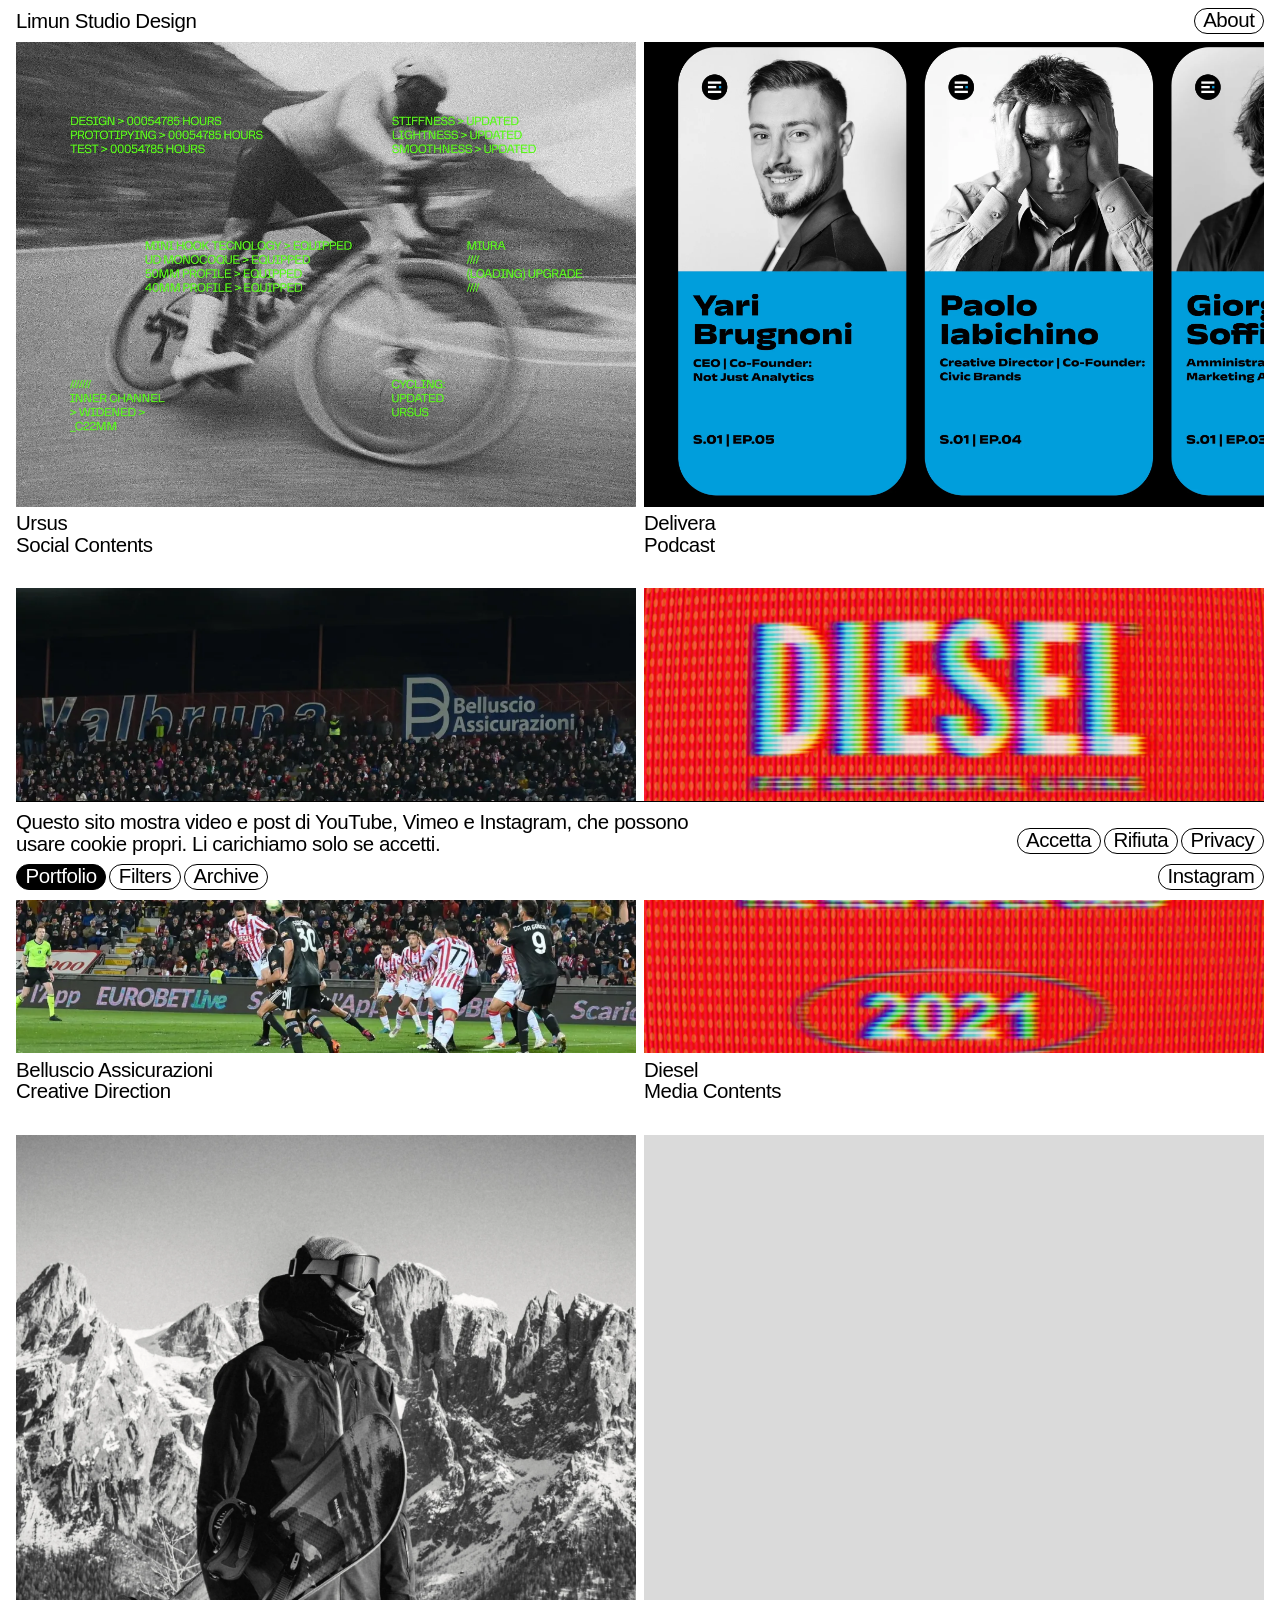
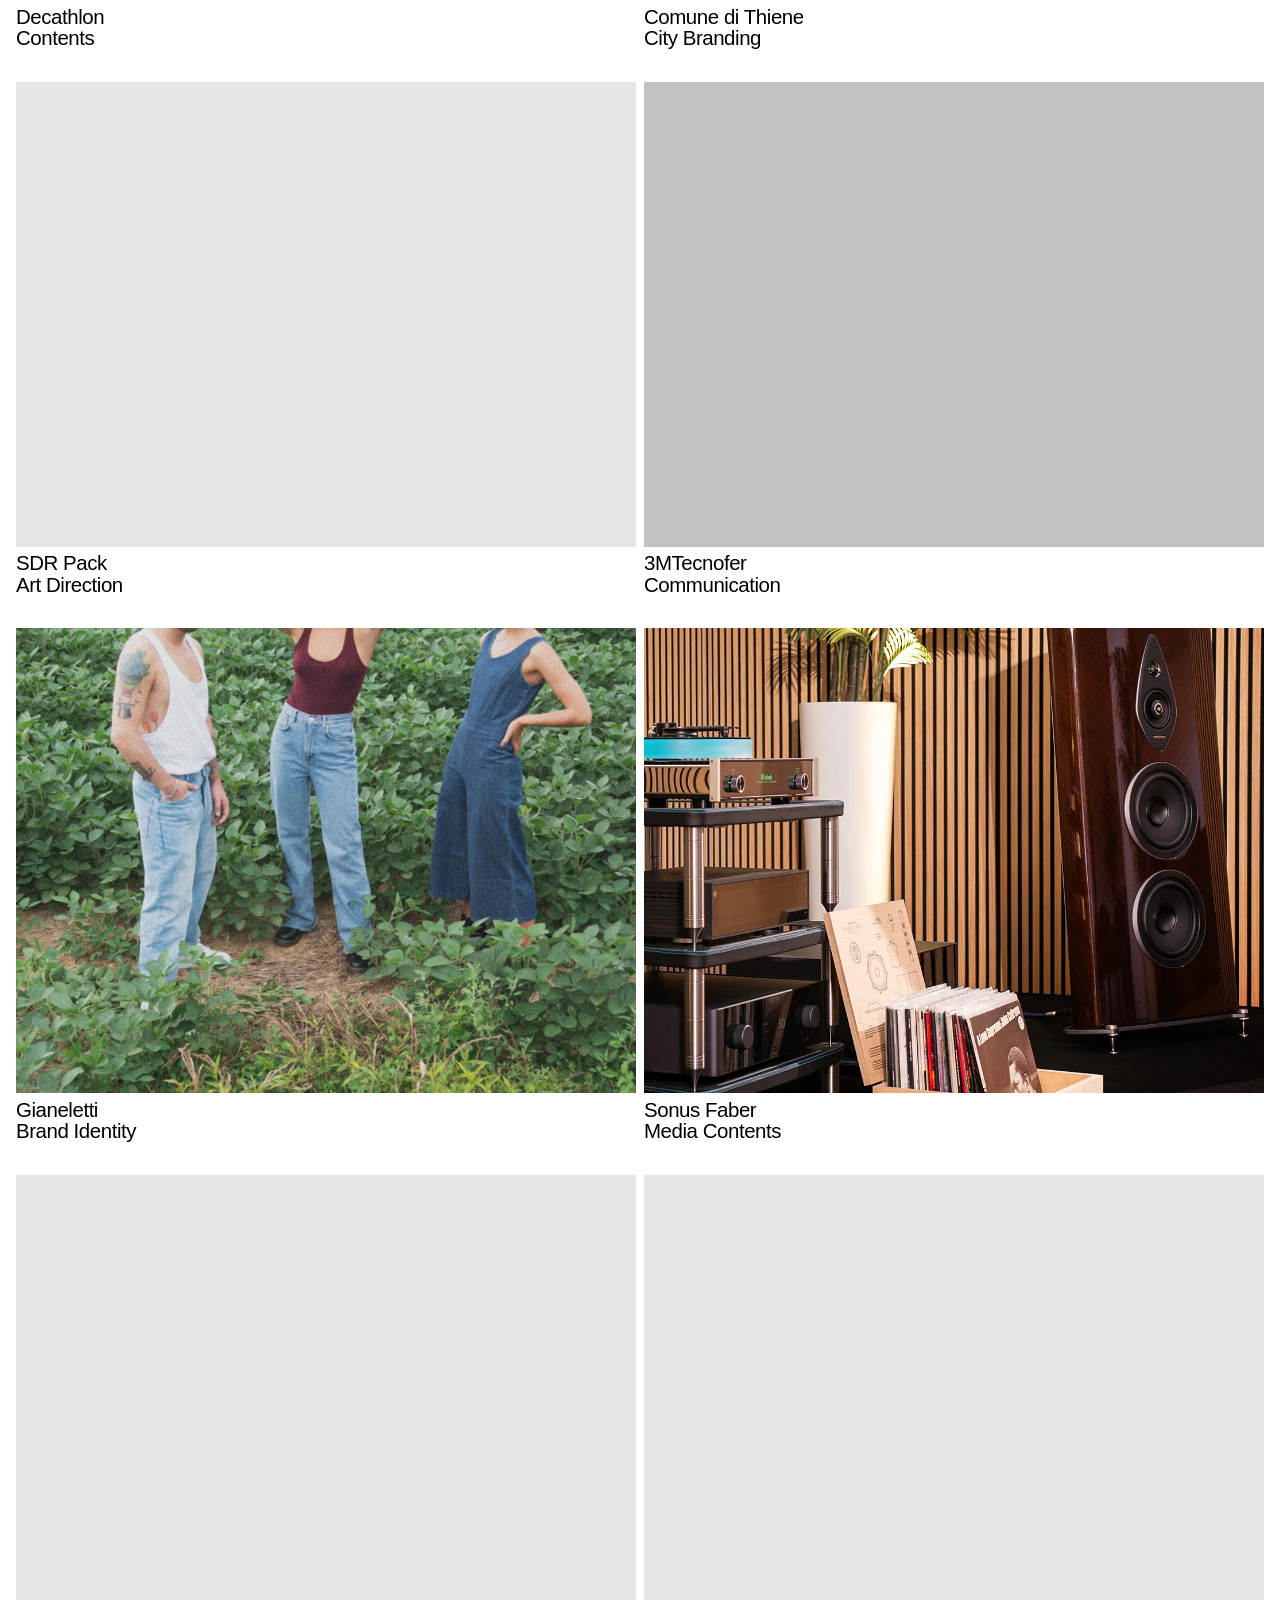
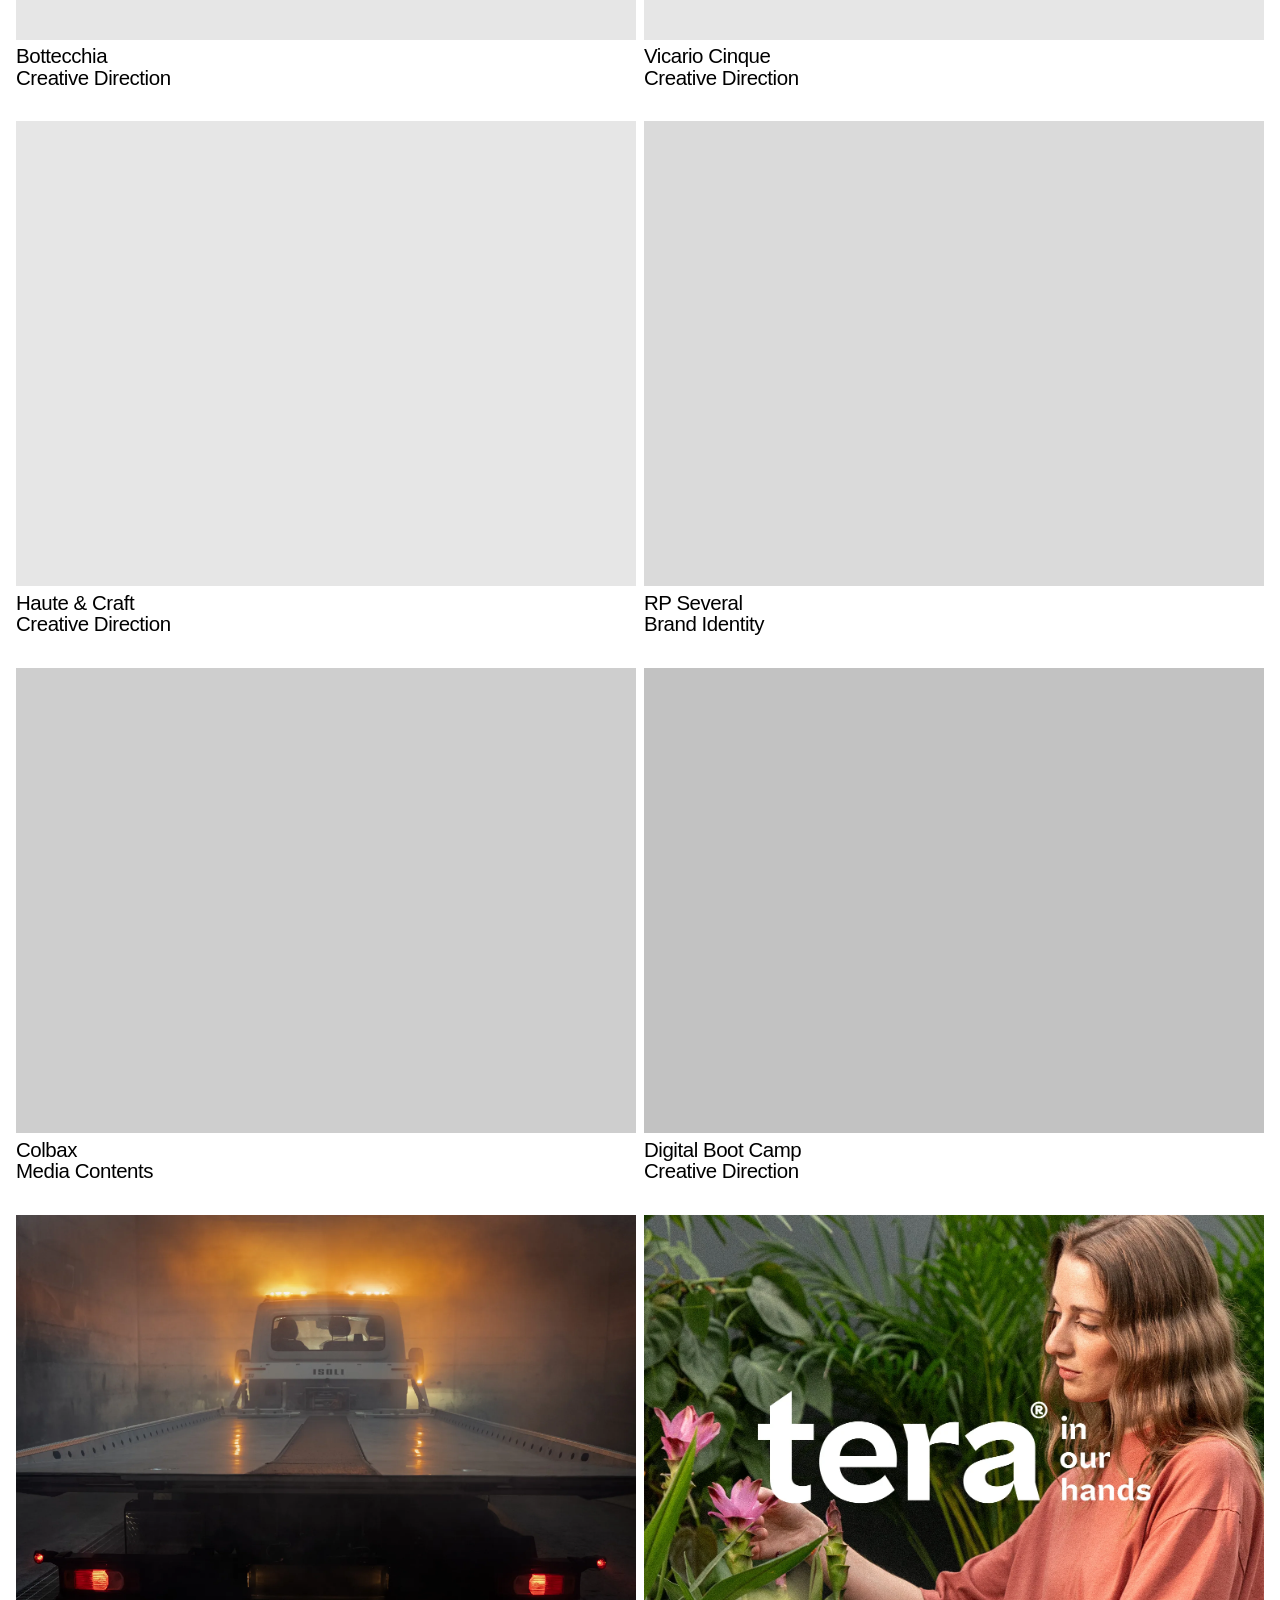
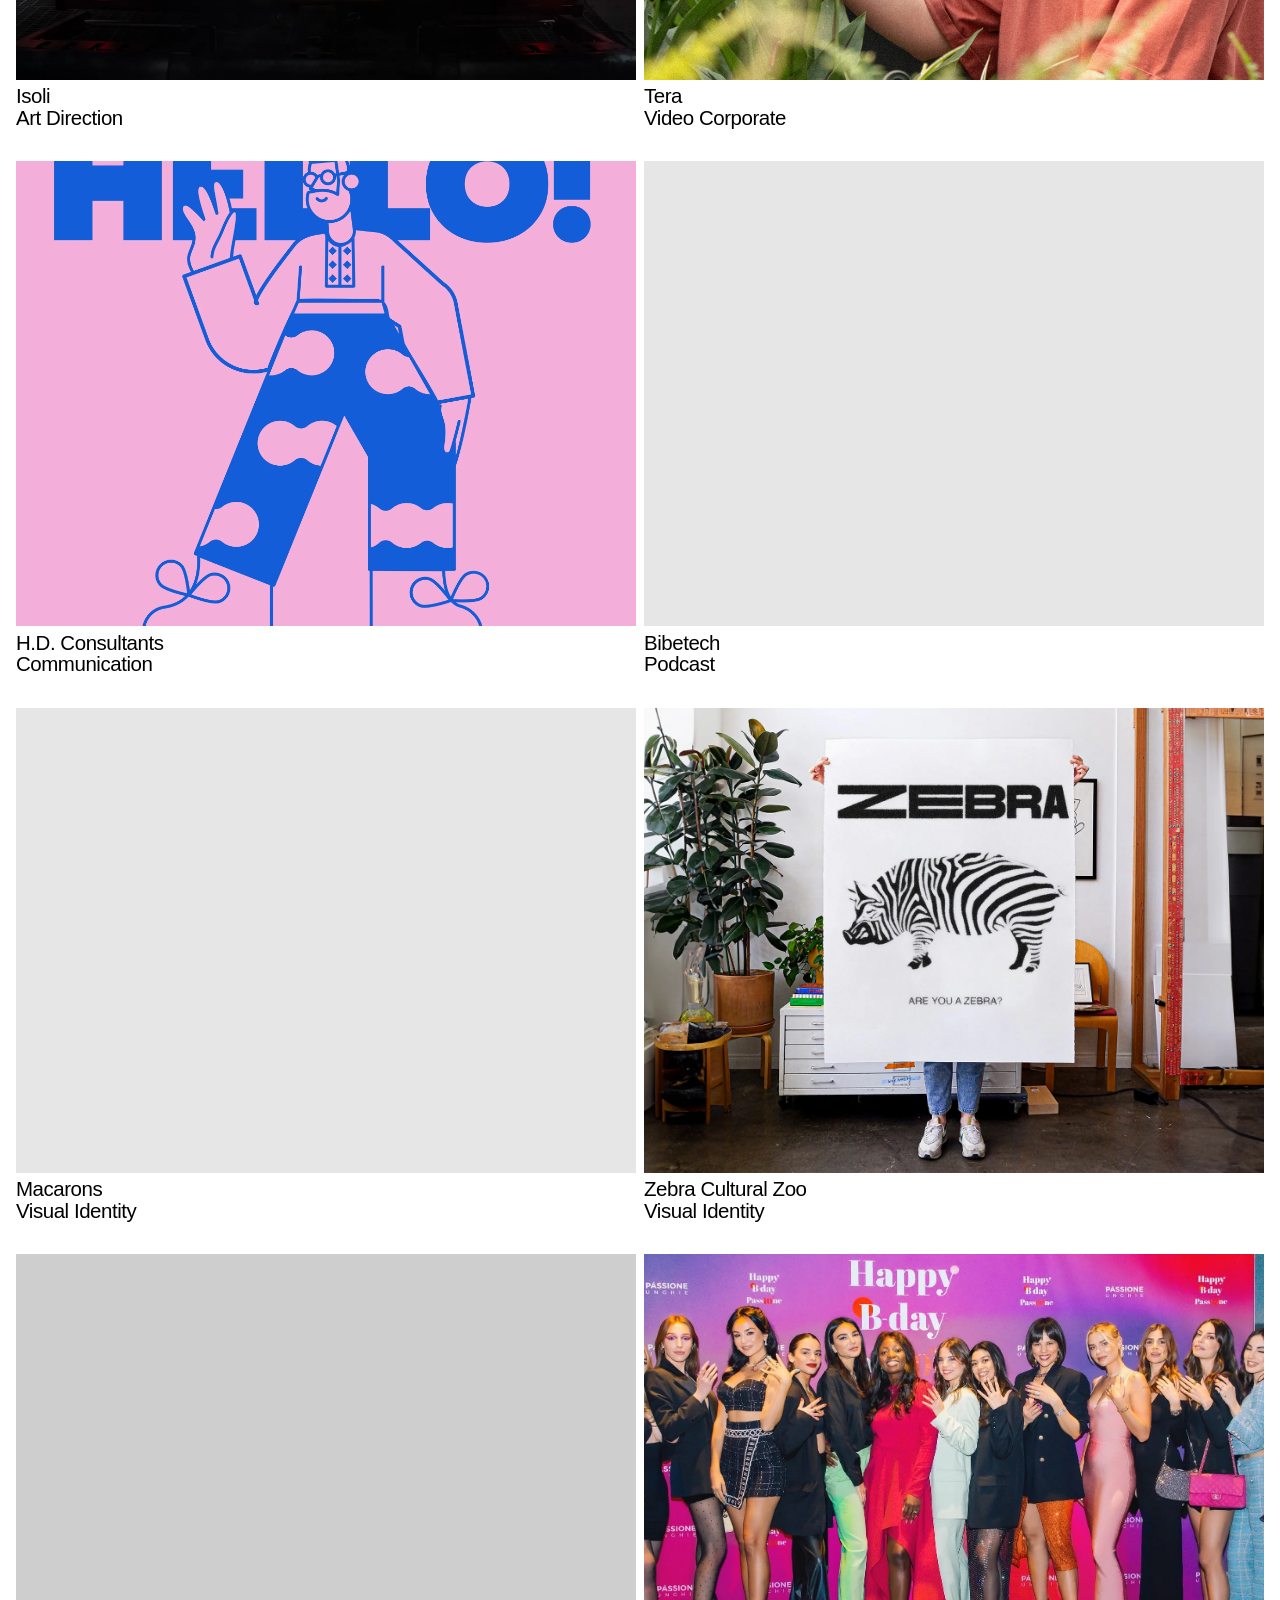
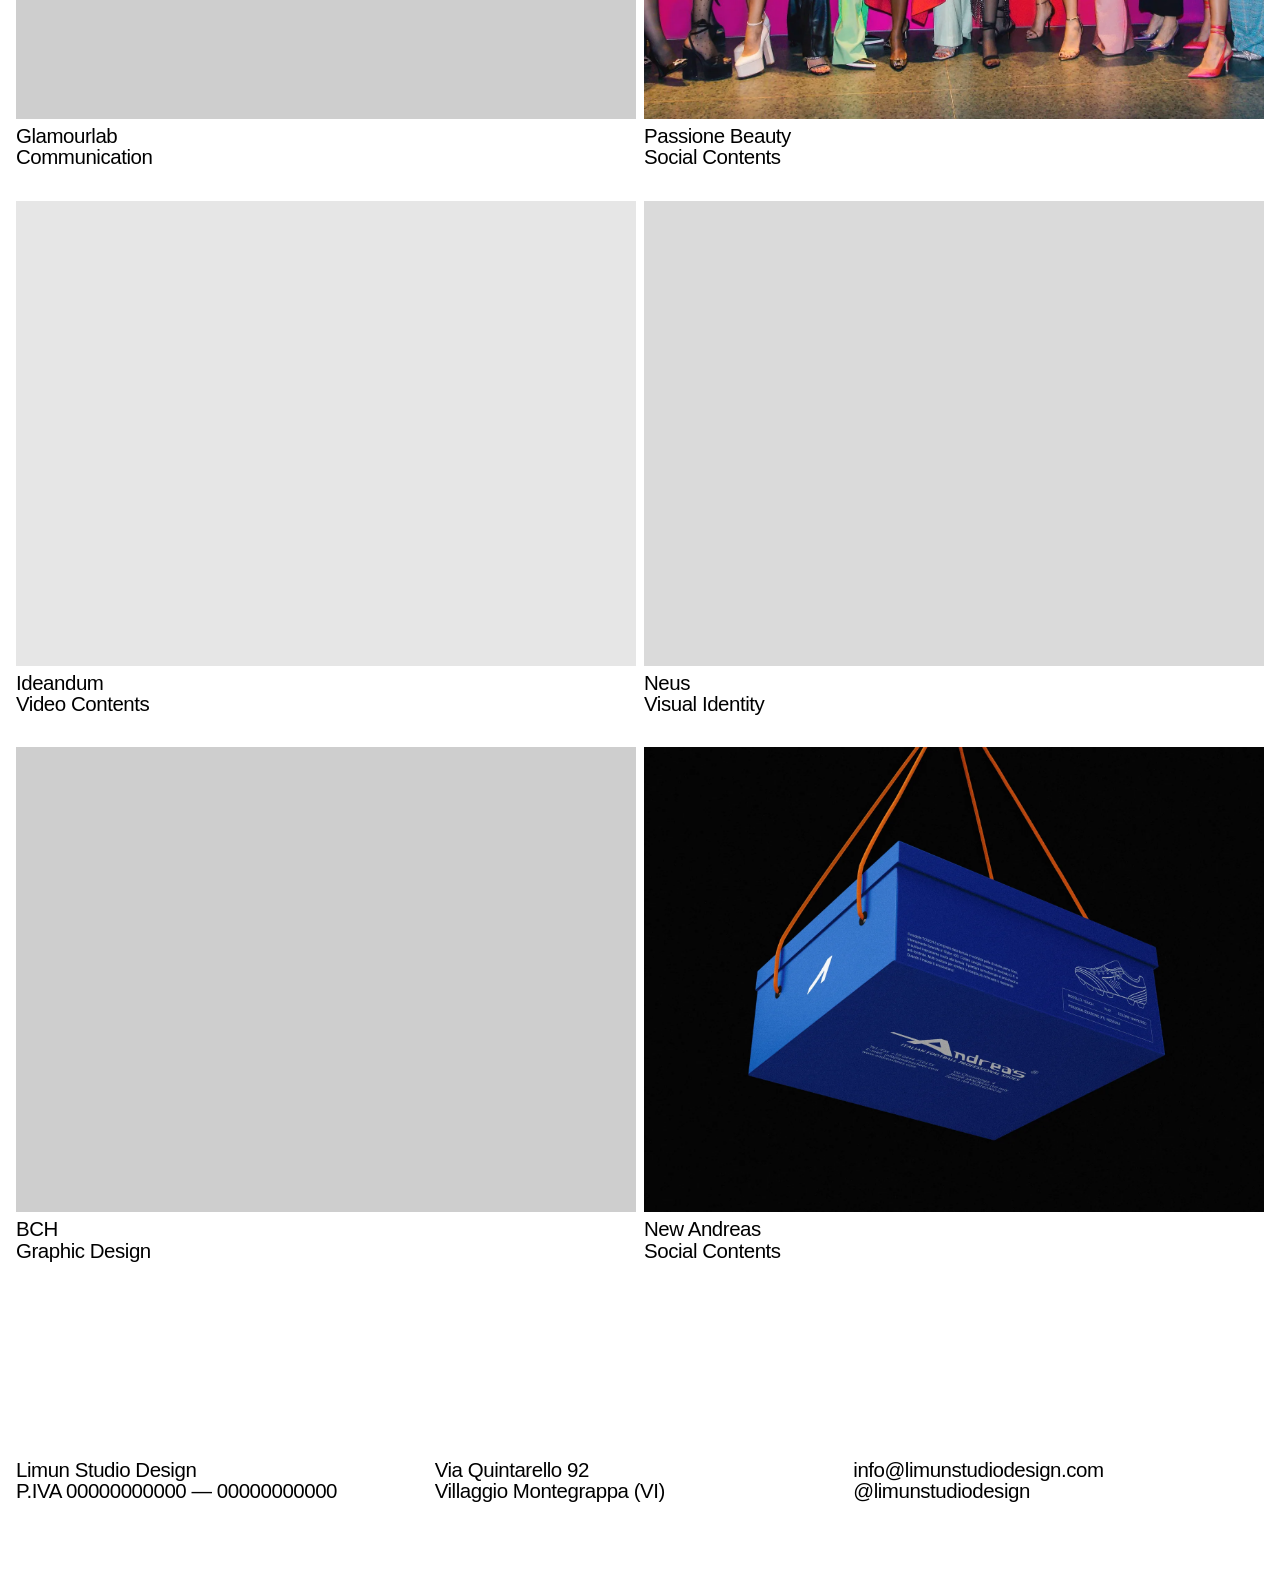
<file: index.html>
<!doctype html>
<html lang="it">
<head>
<meta charset="utf-8">
<meta name="viewport" content="width=device-width, initial-scale=1, viewport-fit=cover">
<title>Limun Studio Design — Studio creativo a Vicenza</title>
<meta name="description" content="Limun Studio Design, studio creativo a Vicenza: fotografia, video, podcast, graphic design e direzione creativa.">
<meta property="og:type" content="website">
<meta property="og:site_name" content="Limun Studio Design">
<meta property="og:title" content="Limun Studio Design — Studio creativo a Vicenza">
<meta property="og:description" content="Studio creativo a Vicenza: fotografia, video, podcast, graphic design e direzione creativa.">
<meta property="og:image" content="https://www.limunstudiodesign.com/media/og.jpg">
<meta name="twitter:card" content="summary_large_image">
<link rel="icon" href="data:image/svg+xml,<svg xmlns=%22http://www.w3.org/2000/svg%22 viewBox=%220 0 100 100%22><text x=%2250%22 y=%2254%22 font-size=%2278%22 text-anchor=%22middle%22 dominant-baseline=%22middle%22>🍋</text></svg>">
<link rel="stylesheet" href="/assets/site.css">
<script src="/assets/site.js" defer></script>
</head>
<body>

<header class="top" id="top">
  <div class="bar">
    <a href="/" id="brand">Limun Studio Design</a>
    <button type="button" class="pill" id="abt" aria-expanded="false" aria-controls="info">About</button>
  </div>
  <div class="info" id="info">
    <div class="info-in"><div class="info-c" id="infoContent"></div></div>
  </div>
</header>

<main id="app"></main>

<footer class="foot" id="foot"></footer>

<nav class="dock" aria-label="Main">
  <div class="fbar" id="fbar" hidden></div>
  <div class="drow">
    <div><a class="pill" href="/" data-nav="home">Portfolio</a><button type="button" class="pill" id="fbtn" aria-expanded="false" aria-controls="fbar">Filters</button><a class="pill" href="/archive" data-nav="archive">Archive</a></div>
    <div class="soc"><a class="pill" id="dockIg" href="https://www.instagram.com/limunstudiodesign/" target="_blank" rel="noopener">Instagram</a></div>
  </div>
</nav>

<noscript><p style="padding:16px">Per vedere il sito attiva JavaScript.</p></noscript>
</body>
</html>
</file>
<file: assets/site.css>
/* Limun Studio Design: un solo corpo in Helvetica regular, griglia a due colonne,
   About che si apre in alto e resta fisso, pillole in basso. */
:root{
  --bg:#ffffff;
  --fg:#000000;
  --sel:#ffff00; --mute:#b4b4b4;
  --ph1:#e6e6e6; --ph2:#dadada; --ph3:#cecece; --ph4:#c2c2c2;
  --sans:Helvetica, "Helvetica Neue", Arial, "Nimbus Sans", "Liberation Sans", sans-serif;
  --t:clamp(16px, 1.6vw, 25px);
  --gut:max(16px, env(safe-area-inset-left, 0px));
  --gutR:max(16px, env(safe-area-inset-right, 0px));
  color-scheme:light;
}
*{box-sizing:border-box}
html{-webkit-text-size-adjust:100%}
body{
  margin:0;background:var(--bg);color:var(--fg);
  font-family:var(--sans);font-weight:400;font-size:var(--t);line-height:1.04;letter-spacing:-.022em;
  padding-left:var(--gut);padding-right:var(--gutR);
  padding-top:env(safe-area-inset-top, 0px);
  -webkit-font-smoothing:antialiased;
}
body::before{content:"";position:fixed;inset:0 0 auto;height:env(safe-area-inset-top, 0px);z-index:10;background:var(--bg)}
::selection{background:var(--sel);color:#000}
[hidden]{display:none!important}
a{color:inherit;text-decoration:none}
button{font:inherit;color:inherit;letter-spacing:inherit;background:none;border:0;padding:0;cursor:pointer;text-align:left}
:focus-visible{outline:2px solid var(--fg);outline-offset:2px}
h1,p,ul,figure{margin:0}
ul{list-style:none;padding:0}
img,video{display:block;max-width:100%}
.sl{display:inline-block;margin:0 .1em}
.pill{display:inline-block;border:1.5px solid var(--fg);border-radius:999px;padding:.06em .42em .1em;line-height:1;white-space:nowrap;background:var(--bg);color:var(--fg)}
.pill:hover,.pill[aria-current="page"],.pill[aria-pressed="true"],.pill[aria-expanded="true"]{background:var(--fg);color:var(--bg)}

/* Segnaposto quando manca una foto */
.ph{display:block;width:100%;max-width:100%;aspect-ratio:var(--r,4/3);background:var(--tone,var(--ph1))}

/* Header e pannello About */
.top{position:sticky;top:env(safe-area-inset-top, 0px);z-index:20;background:var(--bg)}
.bar{display:flex;justify-content:space-between;align-items:center;padding-block:8px}
.info{display:grid;grid-template-rows:0fr;transition:grid-template-rows .55s cubic-bezier(.22,.8,.2,1)}
.top.open .info{grid-template-rows:1fr}
.info-in{min-height:0;overflow:hidden}
.info-c{max-height:calc(100dvh - 150px);overflow-y:auto;border-bottom:1.5px solid var(--fg);padding-bottom:12px;opacity:0;transform:translateY(-10px);transition:opacity .35s ease .1s, transform .45s cubic-bezier(.22,.8,.2,1) .05s}
.top.open .info-c{opacity:1;transform:none}
.i2{display:grid;grid-template-columns:repeat(2,minmax(0,1fr));column-gap:8px;row-gap:1em}
.i2 > *{min-width:0}
.i4{display:grid;grid-template-columns:repeat(4,minmax(0,1fr));column-gap:8px;margin-top:1em}
.i4 > *{min-width:0}
.ipills{display:flex;gap:3px;margin-top:1em}
.team,.ct{margin-top:.6em}
.info-c .ctc p{margin:0}
.info-c p + p{margin-top:.8em}

/* Pillole in basso */
.dock{position:fixed;z-index:30;left:var(--gut);right:var(--gutR);bottom:calc(10px + env(safe-area-inset-bottom, 0px));display:flex;flex-direction:column;justify-content:flex-end;gap:3px;pointer-events:none}
.dock > div{display:flex;gap:3px;pointer-events:auto}
.dock > .drow{justify-content:space-between;pointer-events:none}
.drow > div{display:flex;gap:3px;pointer-events:auto}
.fbar{flex-wrap:wrap;max-width:min(100%,820px)}
.fbar:not([hidden]){animation:fup .35s cubic-bezier(.22,.8,.2,1)}
@keyframes fup{from{opacity:0;transform:translateY(8px)}to{opacity:1;transform:none}}

/* Pagine */
#app{padding-bottom:12vh;min-height:60vh}
.view{padding-top:0}
.g2{display:grid;grid-template-columns:repeat(2,minmax(0,1fr));column-gap:8px;row-gap:clamp(20px,2.6vw,40px)}
.g2 > *{min-width:0}
.tile{display:flex;flex-direction:column;gap:.28em}
.tile .cover{width:100%;aspect-ratio:4/3;object-fit:cover;background:var(--ph1)}
.empty{padding-block:2em}

/* Progetto */
.p-text{display:flex;flex-direction:column;gap:1em;margin-bottom:clamp(40px,6vw,88px)}
.p-gal{row-gap:8px}
.span2{grid-column:span 2}
.m img,.m video{width:100%;height:auto}
.grp{display:grid;grid-template-columns:repeat(var(--n,2),minmax(0,1fr));gap:8px}
.grp figcaption{grid-column:1 / -1;margin-top:0}
.tile .cvr{display:block;position:relative;overflow:hidden}
.cvr iframe{position:absolute;top:50%;left:50%;width:133.34%;height:100%;transform:translate(-50%,-50%);border:0;pointer-events:none}
.cvr.tall iframe{width:100%;height:237.04%}
.emb{position:relative;width:100%;max-width:100%;aspect-ratio:var(--r,16/9);background:var(--ph1)}
.emb iframe{position:absolute;inset:0;width:100%;height:100%;border:0}
/* Instagram: si vede solo il video, senza intestazione, bande nere e pulsanti della cornice */
.emb.ig{overflow:hidden;background:#000}
.emb.ig iframe{--k:1.3;inset:auto;left:-21.3%;top:calc(-55px / var(--k));width:calc(142.6% * var(--k));height:calc((100% + 400px) * var(--k));transform:scale(calc(1 / var(--k)));transform-origin:0 0}
@media (max-width:640px){ .emb.ig iframe{--k:2.2} .ig-h{top:7px;left:7px;font-size:.62em} }
.m:has(> .ig-h){position:relative}
.ig-h{position:absolute;z-index:2;top:10px;left:10px;right:10px;display:flex;align-items:center;gap:.45em;font-size:.7em;line-height:1;color:#fff;text-shadow:0 1px 3px rgba(0,0,0,.55);pointer-events:none}
.ig-h span{overflow:hidden;text-overflow:ellipsis;white-space:nowrap}
.ig-h img{width:2.2em;height:2.2em;border-radius:50%;object-fit:cover;border:1.5px solid #fff;flex:none;box-shadow:0 1px 3px rgba(0,0,0,.35)}
.pk-row .m .ig-h img{width:2.2em;height:2.2em;aspect-ratio:1}
.m figcaption{font-size:.6em;letter-spacing:0;margin-top:.4em}

/* Fisarmonica delle lavorazioni */
.works{border-bottom:1.5px solid var(--fg)}
.acc-h{width:100%;display:flex;justify-content:space-between;align-items:baseline;gap:16px;border-top:1.5px solid var(--fg);padding-block:6px 8px}
.acc-h:hover{font-style:italic}
.acc-h .ic::before{content:"+"}
.acc.open .acc-h .ic::before{content:"–"}
.acc-b{display:grid;grid-template-rows:0fr;transition:grid-template-rows .55s cubic-bezier(.22,.8,.2,1)}
.acc.open .acc-b{grid-template-rows:1fr}
.acc-in{min-height:0;overflow:hidden}
.acc-c{padding-block:2px 28px;opacity:0;transition:opacity .25s ease}
.acc.open .acc-c{opacity:1;transition:opacity .4s ease .15s}
.acc-c > p{margin-bottom:1em}
/* Podcast e serie: a sinistra pillole delle stagioni ed elenco puntate, a destra il player */
.pod{display:grid;grid-template-columns:repeat(2,minmax(0,1fr));column-gap:8px;row-gap:16px;align-items:start}
.pod > *{min-width:0}
.pod-l{display:flex;flex-direction:column;gap:10px}
.pod-pills{display:flex;flex-wrap:wrap;gap:3px}
@media (max-width:640px){ .pod{grid-template-columns:1fr} .pod-r{grid-row:1} }
.pod-r{display:flex;flex-direction:column;gap:8px}
.pod-empty{display:flex;align-items:center;justify-content:center;color:#555}
.pod-empty span{font-size:.8em}
.pod-eps{list-style:none;margin:0;padding:0;border-bottom:1.5px solid var(--fg)}
.pod-eps button{width:100%;display:grid;grid-template-columns:3.2em minmax(0,1fr);gap:8px;border-top:1.5px solid var(--fg);padding-block:5px 7px}
.pod-eps button:hover,.pod-eps button[aria-pressed="true"]{font-style:italic}

.after{margin-top:clamp(32px,4vw,64px)}
.lnk{align-self:start}
.lnk a:hover{font-style:italic}
.pnav{display:grid;grid-template-columns:repeat(2,minmax(0,1fr));column-gap:8px;align-items:end;margin-top:clamp(48px,7vw,100px)}
.pnav .next{grid-column:2}
/* Ogni scritta cliccabile diventa corsiva al passaggio del mouse */
a:hover,a:focus-visible,button:not(.pill):hover,.tile:hover span{font-style:italic}
.pill:hover,.pill:focus-visible{font-style:normal}
#brand:hover,#brand:focus-visible{font-style:normal}
.next:hover,.next:focus-visible,.back:hover,.back:focus-visible{font-style:normal}
.next:hover .nt,.next:focus-visible .nt,.back:hover .nt,.back:focus-visible .nt{font-style:italic}
/* Dissolvenza tra le pagine */
.view{animation:vin .18s ease-out}
@keyframes vin{from{opacity:0}to{opacity:1}}

/* Contact e footer */
.blocks{display:flex;flex-direction:column;gap:1em;max-width:19em}
.foot{margin-top:clamp(64px,10vh,140px);padding-bottom:80px;display:grid;grid-template-columns:repeat(3,minmax(0,1fr));column-gap:8px;row-gap:1em}
.foot > *{min-width:0}
@media (max-width:640px){ .foot{grid-template-columns:1fr} }
.ext-off{display:flex;align-items:center;justify-content:center}
/* Archive: indice di tutti i lavori */
.arc{font-size:.72em;line-height:1.25}
.arc-r{display:grid;grid-template-columns:2.2em minmax(0,1.3fr) minmax(0,1.3fr) minmax(0,1fr) minmax(0,3fr) 6.5em;column-gap:12px;padding-block:5px 6px;border-top:1px solid var(--fg);transition:color .2s}
.arc:has(a.arc-r:hover) a.arc-r:not(:hover){color:var(--mute)}
.arc-d > span{display:inline-block;white-space:nowrap}
.arc-d.mq{text-overflow:clip}
.arc-d.mq > span{animation:arcmq var(--s,6s) linear .25s infinite alternate}
@keyframes arcmq{to{transform:translateX(var(--d,0))}}
.arc-r > span{min-width:0;overflow:hidden;text-overflow:ellipsis;white-space:nowrap}
.arc-r > span:last-child{text-align:right}
.arc-hd{border-top:0;padding-bottom:4px;align-items:end}
.arc-hd > span{font-size:.7em}
.arc-hd:hover{font-style:normal}
.arc a.arc-r:last-child{border-bottom:1px solid var(--fg)}
@media (max-width:640px){
  .arc{font-size:.8em}
  .arc-r{grid-template-columns:2.3em minmax(0,1fr) minmax(0,1fr) 4.6em;column-gap:8px}
  .arc-r > span:nth-child(3),.arc-r > span:nth-child(5){display:none}
}
/* Impaginazione automatica dei media */
.pk:not(.ok){display:grid;grid-template-columns:repeat(4,minmax(0,1fr));gap:8px;opacity:0}
.pk.ok{display:flex;flex-direction:column;gap:8px;animation:vin .3s ease}
.pk-row{display:flex;gap:8px;align-items:flex-start}
.pk-row > *{min-width:0;margin:0}
.pk-row .m img,.pk-row .m video,.pk-row .m .emb{display:block;width:100%;height:auto;aspect-ratio:var(--a);object-fit:cover}
.pk-split{display:flex;gap:16px;align-items:flex-start}
.pk-col{display:flex;flex-direction:column;gap:8px;min-width:0}
.priv p + p{margin-top:.6em}
.ct-priv{margin-top:1em;display:flex;flex-direction:column;align-items:flex-start;gap:1em;max-width:44em}
.cookie{position:fixed;z-index:25;left:0;right:0;bottom:0;display:flex;justify-content:space-between;align-items:flex-end;gap:12px 24px;flex-wrap:wrap;background:var(--bg);padding:10px var(--gutR) calc(46px + env(safe-area-inset-bottom, 0px)) var(--gut)}
.cookie::before{content:"";position:absolute;top:0;left:var(--gut);right:var(--gutR);border-top:1.5px solid var(--fg)}
.cookie p{max-width:34em}
.cookie-b{display:flex;gap:3px}

@media (max-width:640px){
  .g2,.i2{grid-template-columns:1fr}
  .i4{grid-template-columns:repeat(2,minmax(0,1fr));row-gap:1em}
  .span2{grid-column:auto}
  .grp{grid-template-columns:repeat(2,minmax(0,1fr))}
  .grp[style*="--n:1"]{grid-template-columns:1fr}
  .dock > .drow{flex-wrap:wrap;row-gap:3px}
  .drow > .soc{margin-left:auto}
}
@media (prefers-reduced-motion:reduce){*{transition:none!important;animation:none!important}}

/* Landing temporanea: solo la striscia a tutto schermo, niente scroll, solo About e Instagram */
body[data-view="landing"]{overflow:hidden;height:100svh}
body[data-view="landing"] .foot,body[data-view="landing"] .cookie,body[data-view="landing"] .dock .drow > div:first-child,body[data-view="landing"] .fbar{display:none!important}
body[data-view="landing"] .dock .soc{margin-left:auto}
html:has(body[data-view="landing"]){overflow:hidden}
body[data-view="landing"] .info-c a[href^="/work/"]{pointer-events:none}
.mq-box{margin-inline:calc(-1 * var(--gut)) calc(-1 * var(--gutR));height:calc(100svh - var(--hh, 2.2em) - env(safe-area-inset-top, 0px));overflow:hidden;background:var(--ph1)}
.mq-t{display:flex;height:100%;width:max-content;will-change:transform}
.mq-s{display:flex;height:100%}
.mq-s > *{height:100%;width:auto;max-width:none;flex:none;object-fit:cover}
</file>
